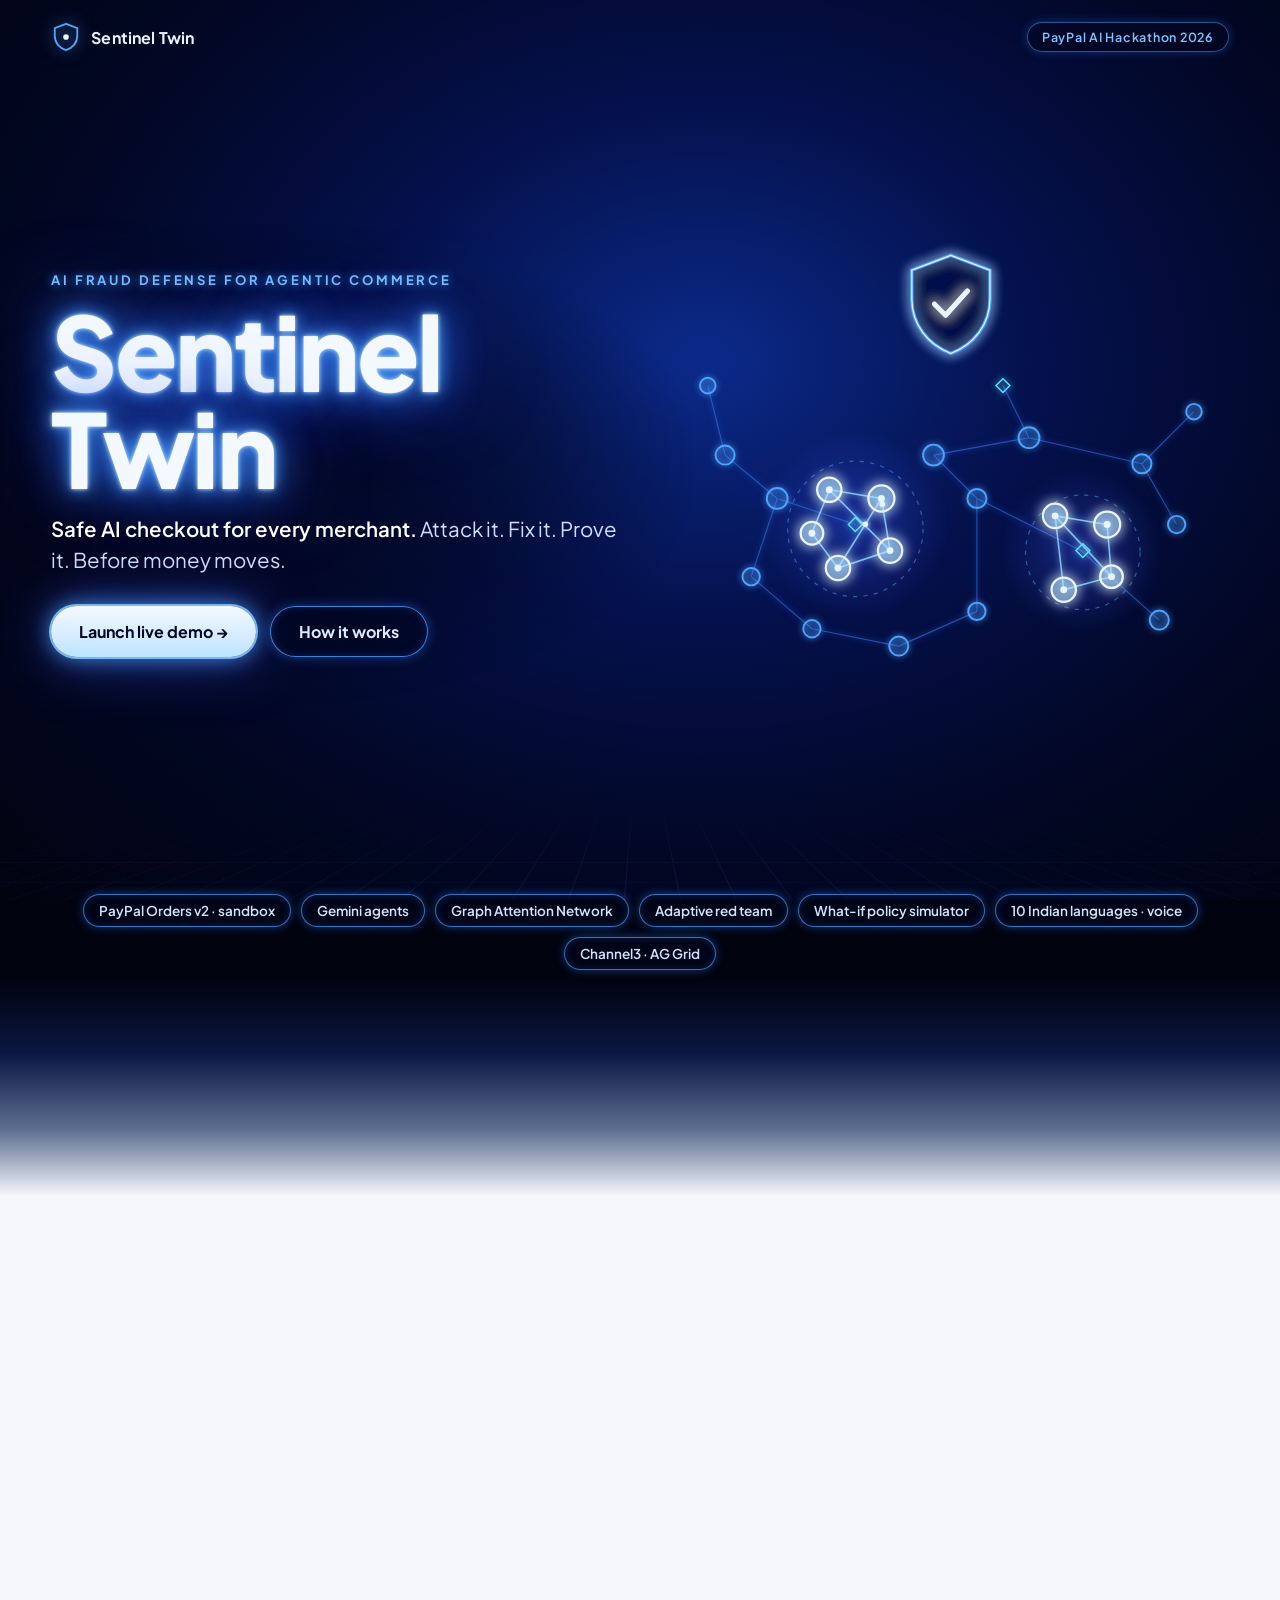
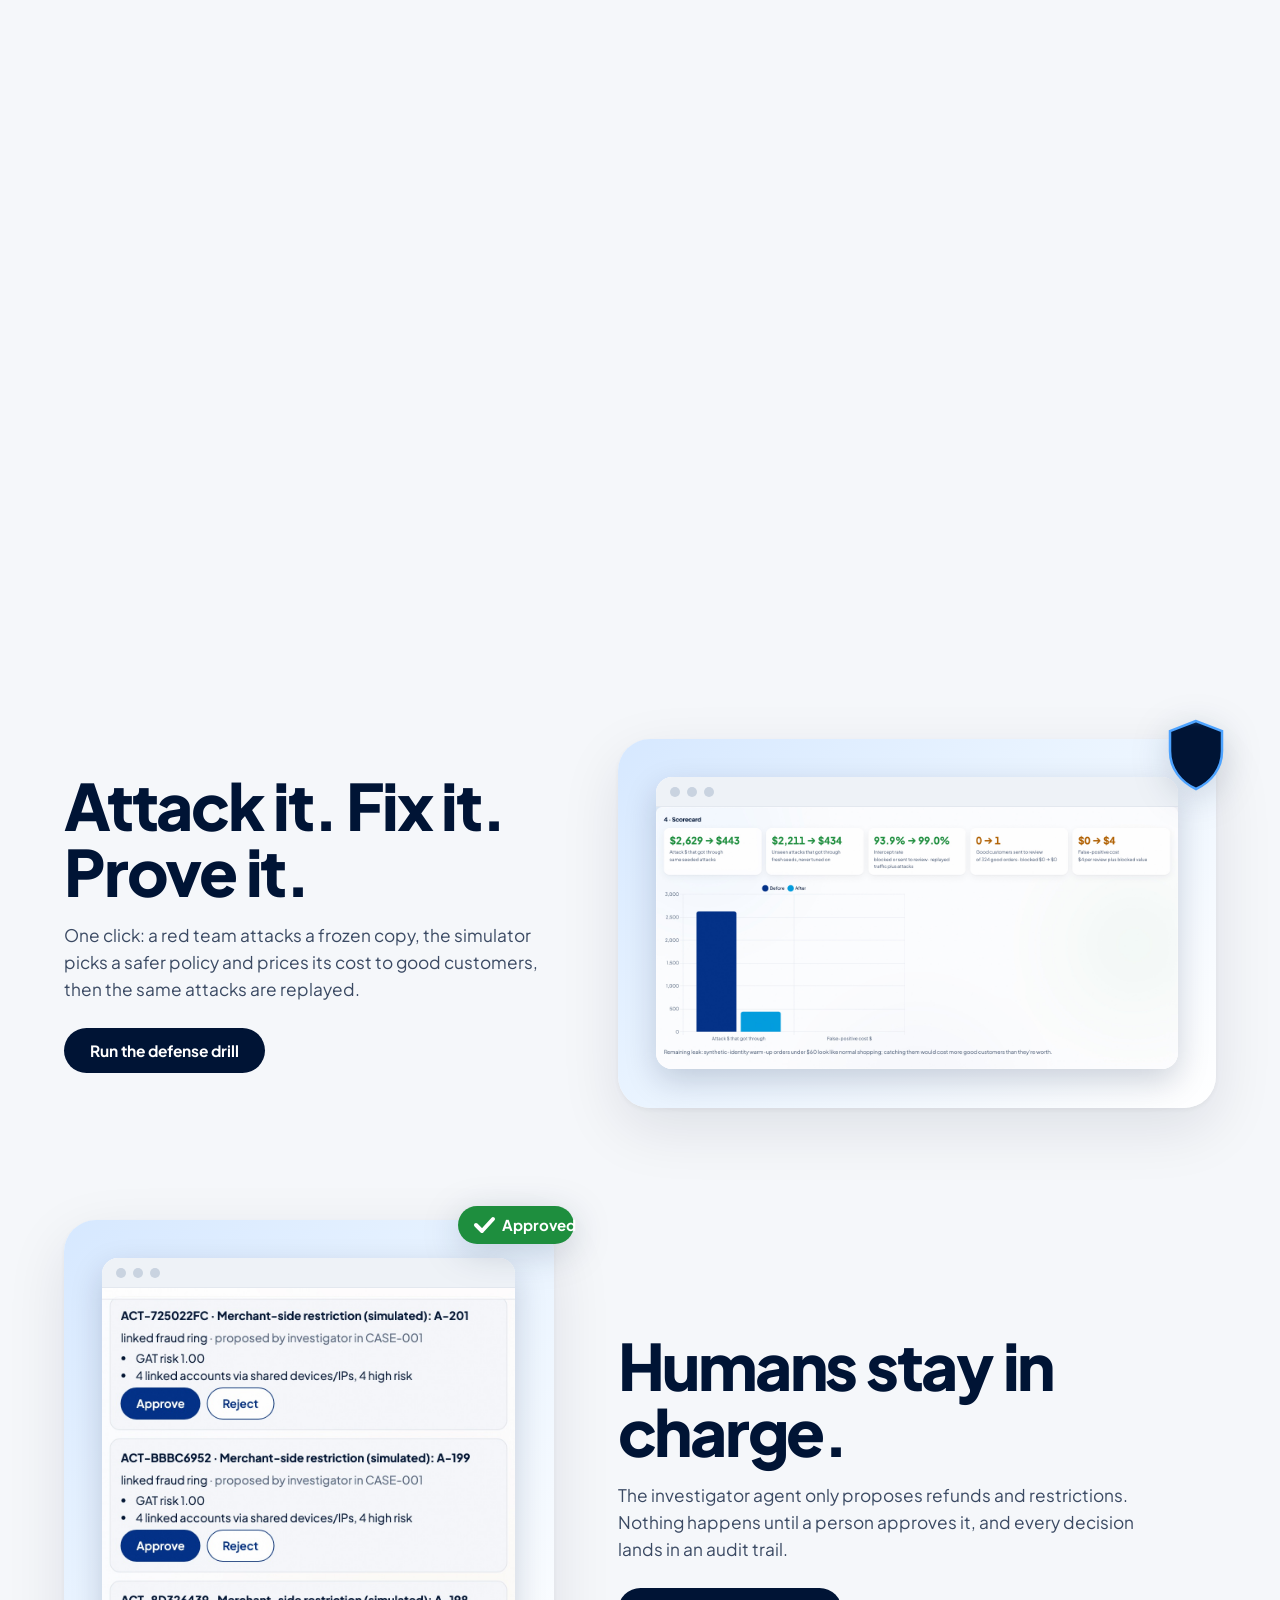
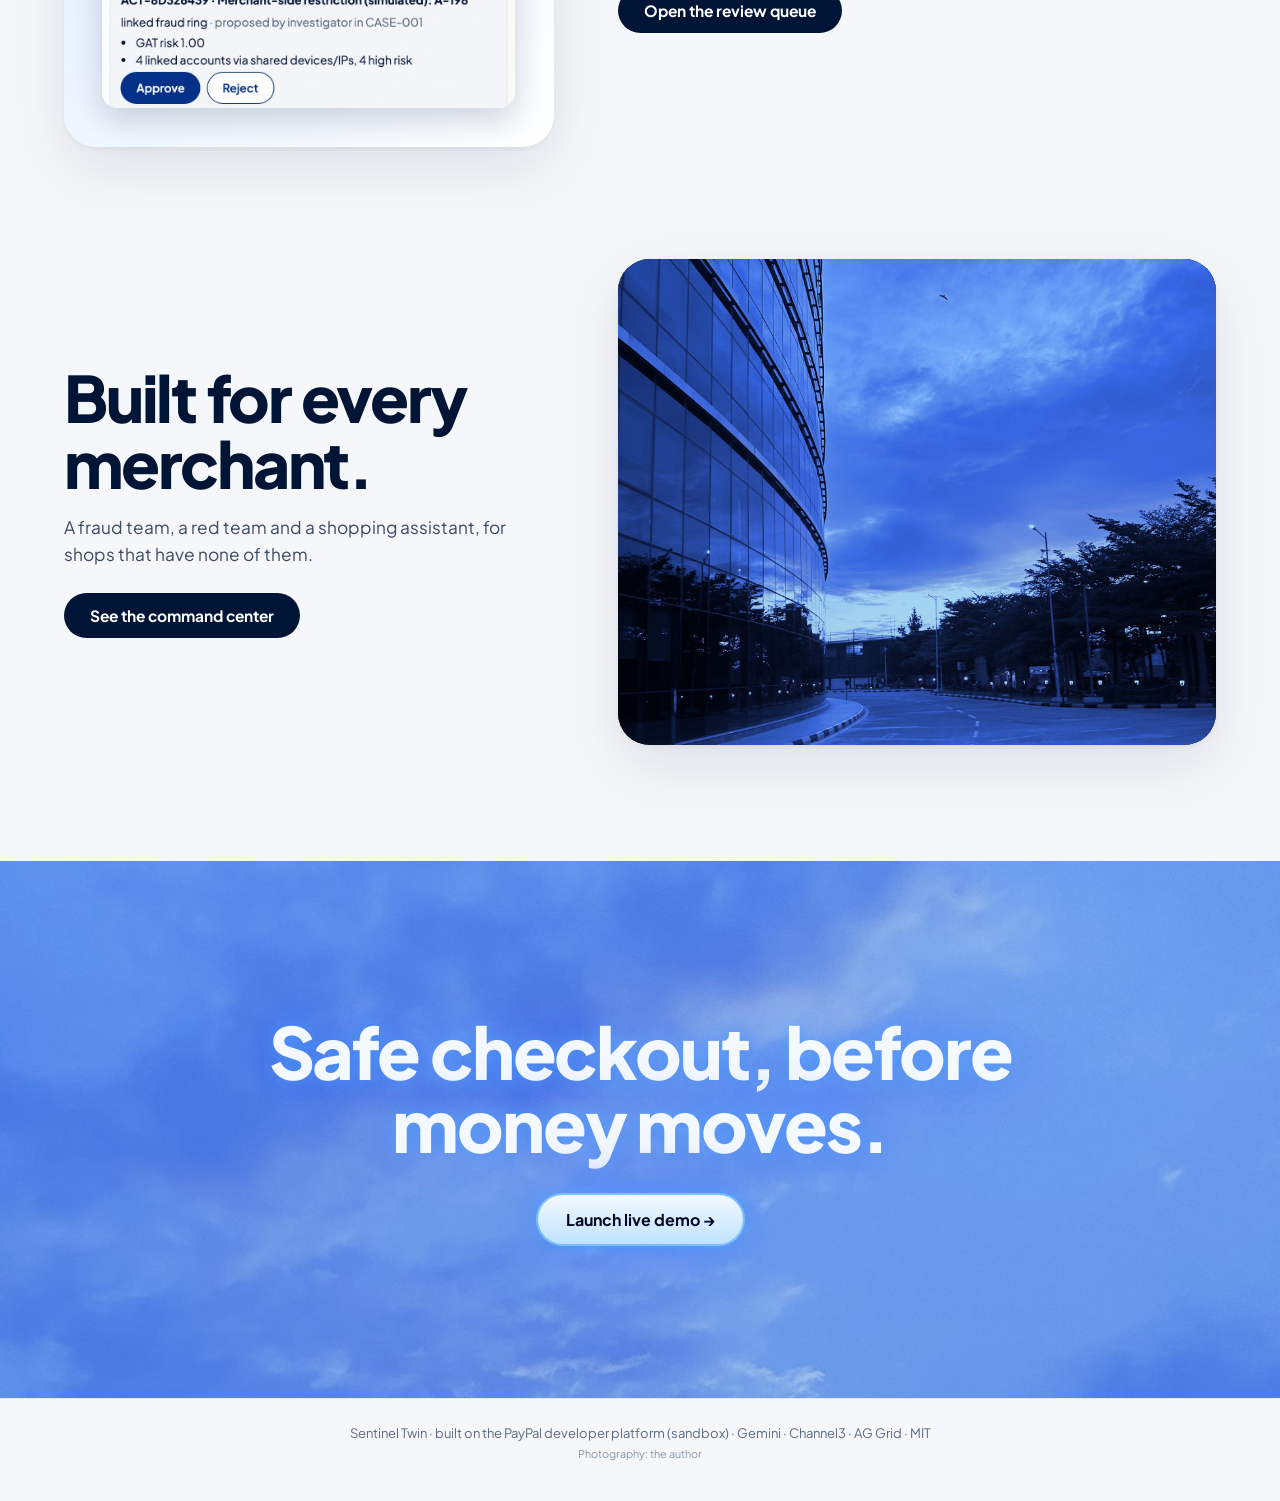
<file: static/landing.html>
<!doctype html>
<html lang="en">
<head>
<meta charset="utf-8">
<meta name="viewport" content="width=device-width, initial-scale=1">
<title>Sentinel Twin · AI fraud defense for agentic commerce</title>
<meta name="description" content="Safe AI checkout for every merchant: a digital twin, a graph neural network and AI agents that catch fraud before money moves.">
<link rel="icon" href="data:image/svg+xml,<svg xmlns='http://www.w3.org/2000/svg' viewBox='0 0 32 32'><path d='M16 2 4 6.5v8.2C4 22.3 9.1 28 16 30c6.9-2 12-7.7 12-15.3V6.5Z' fill='%23001A5C' stroke='%234DA3FF' stroke-width='1.6'/><circle cx='16' cy='17' r='3' fill='%23E8F4FF'/></svg>">
<link rel="preconnect" href="https://fonts.googleapis.com"><link rel="preconnect" href="https://fonts.gstatic.com" crossorigin>
<link rel="stylesheet" href="https://fonts.googleapis.com/css2?family=Plus+Jakarta+Sans:wght@400;500;600;700;800&display=swap">
<style>
:root{--hot:#E8F4FF;--neon:#4DA3FF;--glow:#2F7BFF;--deep:#3D5BFF;--kick:#7FC4FF;--muted:#9DB8E8}
*{box-sizing:border-box}
html{scroll-behavior:smooth}
body{margin:0;min-height:100vh;color:var(--hot);font-family:"Plus Jakarta Sans",system-ui,sans-serif;overflow-x:hidden;
  background:radial-gradient(ellipse at 55% 40%,#0B2A8A 0%,#04104A 35%,#020725 65%,#01030F 100%) fixed;background-color:#01030F}
.fog{position:fixed;inset:-10%;pointer-events:none;z-index:0}
.fog i{position:absolute;border-radius:50%;mix-blend-mode:screen;will-change:transform}
.fog i:nth-child(1){width:50vw;height:40vw;left:-10vw;top:-5vh;background:radial-gradient(circle,rgba(30,60,255,.45),transparent 70%);filter:blur(100px);animation:fa 60s ease-in-out infinite alternate}
.fog i:nth-child(2){width:45vw;height:38vw;right:-8vw;top:20vh;background:radial-gradient(circle,rgba(47,123,255,.40),transparent 70%);filter:blur(110px);animation:fb 75s ease-in-out infinite alternate}
.fog i:nth-child(3){width:70vw;height:20vw;left:10vw;bottom:5vh;background:linear-gradient(90deg,transparent,rgba(0,156,222,.30),rgba(61,91,255,.30),transparent);filter:blur(80px);animation:fa 90s ease-in-out infinite alternate-reverse}
.fog i:nth-child(4){width:35vw;height:35vw;left:35vw;top:35vh;background:radial-gradient(circle,rgba(20,40,200,.35),transparent 70%);filter:blur(100px);animation:fb 66s ease-in-out infinite alternate-reverse}
@keyframes fa{to{transform:translate(8vw,5vh) scale(1.12)}}@keyframes fb{to{transform:translate(-9vw,-4vh) scale(.9)}}
.dust{position:fixed;inset:0;opacity:.18;pointer-events:none;z-index:0;background-size:220px 220px;
  background-image:radial-gradient(1px 1px at 20px 30px,#fff 50%,transparent 51%),radial-gradient(1px 1px at 120px 80px,#cfe8ff 50%,transparent 51%),radial-gradient(1px 1px at 190px 160px,#fff 50%,transparent 51%),radial-gradient(1px 1px at 60px 190px,#cfe8ff 50%,transparent 51%),radial-gradient(1px 1px at 160px 20px,#fff 50%,transparent 51%)}
.grid{position:absolute;left:-30%;right:-30%;top:58vh;height:42vh;opacity:.10;pointer-events:none;z-index:0;
  background-image:linear-gradient(rgba(77,163,255,1) 1px,transparent 1px),linear-gradient(90deg,rgba(77,163,255,1) 1px,transparent 1px);
  background-size:56px 56px;transform:perspective(380px) rotateX(62deg);transform-origin:bottom center;
  -webkit-mask-image:linear-gradient(to top,#000 10%,transparent 95%);mask-image:linear-gradient(to top,#000 10%,transparent 95%)}
.top{position:relative;z-index:2;display:flex;justify-content:space-between;align-items:center;padding:22px clamp(16px,4vw,56px)}
.brand{display:flex;align-items:center;gap:10px;font-weight:700;letter-spacing:.01em}
.brand svg{width:30px;height:30px;filter:drop-shadow(0 0 8px rgba(77,163,255,.8))}
.event{font-size:12.5px;font-weight:600;letter-spacing:.06em;color:var(--kick);padding:6px 14px;border-radius:999px;border:1px solid rgba(77,163,255,.5);
  background:rgba(2,6,30,.45);box-shadow:0 0 10px rgba(47,123,255,.35)}
.hero{position:relative;z-index:1;min-height:calc(100vh - 80px);display:grid;grid-template-columns:minmax(0,1.05fr) minmax(0,1fr);align-items:center;gap:clamp(16px,3vw,48px);
  padding:0 clamp(16px,4vw,56px) 40px;max-width:1440px;margin:0 auto}
.kicker{font-size:13px;font-weight:700;letter-spacing:.22em;color:var(--kick);text-shadow:0 0 10px rgba(77,163,255,.9)}
h1{margin:14px 0 18px;font-size:clamp(52px,8vw,118px);line-height:.95;font-weight:800;letter-spacing:-.025em;color:#F4F9FF;
  text-shadow:0 0 4px #CFEAFF,0 0 16px var(--neon),0 0 40px var(--glow),0 0 90px var(--deep)}
.lede{margin:0 0 30px;font-size:clamp(17px,1.6vw,22px);line-height:1.5;color:#CFE0FF;max-width:600px}
.lede b{color:#fff;font-weight:600}
.cta{display:flex;flex-wrap:wrap;gap:14px}
.btn{display:inline-flex;align-items:center;gap:8px;padding:14px 28px;border-radius:999px;font:700 16px "Plus Jakarta Sans",sans-serif;text-decoration:none;cursor:pointer;transition:transform .15s,box-shadow .2s,background .2s}
.btn.primary{color:#020725;background:linear-gradient(180deg,#F4F9FF,#BFE3FF);border:0;box-shadow:0 0 0 2px rgba(127,196,255,.9),0 0 22px rgba(77,163,255,.9),0 0 60px rgba(61,91,255,.6)}
.btn.primary:hover{transform:translateY(-1px);box-shadow:0 0 0 2px #E8F4FF,0 0 30px rgba(77,163,255,1),0 0 80px rgba(61,91,255,.8)}
.btn.ghost{color:#DCEBFF;background:rgba(2,6,30,.45);border:1.5px solid rgba(77,163,255,.8);box-shadow:0 0 12px rgba(47,123,255,.45),inset 0 0 8px rgba(47,123,255,.2)}
.btn.ghost:hover{background:rgba(47,123,255,.25)}
.art{width:100%;max-width:640px;justify-self:end;overflow:visible}
.art .link{fill:none;stroke:rgba(59,123,255,.55);stroke-width:1.3}
.art .rlink{fill:none;stroke:rgba(143,211,255,.85);stroke-width:1.8}
.art .acc{fill:rgba(77,163,255,.12);stroke:#4DA3FF;stroke-width:2.2}
.art .hot{fill:rgba(159,224,255,.25);stroke:#E8F4FF;stroke-width:2.6}
.art .dev{fill:none;stroke:#5CE1FF;stroke-width:1.6}
.art .halo{fill:none;stroke:rgba(77,163,255,.5);stroke-width:1.4;stroke-dasharray:5 7}
.art .pulse{fill:#E8F4FF}
.art .shield{animation:breathe 4s ease-in-out infinite}
@keyframes breathe{50%{filter:drop-shadow(0 0 14px rgba(159,224,255,.9))}}
.chips{position:relative;z-index:1;display:flex;flex-wrap:wrap;justify-content:center;gap:10px;padding:0 16px 46px;max-width:1200px;margin:0 auto}
.chips span{padding:7px 15px;border-radius:999px;font-size:13.5px;font-weight:600;color:#CFE6FF;background:rgba(2,6,30,.55);
  border:1px solid rgba(77,163,255,.7);box-shadow:0 0 10px rgba(47,123,255,.45),inset 0 0 8px rgba(47,123,255,.2)}
.how{position:relative;z-index:1;max-width:1200px;margin:0 auto;padding:60px clamp(16px,4vw,56px) 90px}
.how h2{margin:0 0 6px;font-size:clamp(28px,3vw,40px);text-shadow:0 0 18px rgba(77,163,255,.7)}
.how p.lead{margin:0 0 28px;color:var(--muted)}
.steps{display:grid;grid-template-columns:repeat(4,minmax(0,1fr));gap:16px}
.step{padding:20px;border-radius:18px;background:rgba(4,12,50,.55);border:1px solid rgba(77,163,255,.45);box-shadow:0 0 18px rgba(47,123,255,.2),inset 0 0 14px rgba(47,123,255,.12);
  -webkit-backdrop-filter:blur(8px);backdrop-filter:blur(8px)}
.step .n{display:inline-grid;place-items:center;width:30px;height:30px;border-radius:50%;border:1.5px solid #7FC4FF;color:#E8F4FF;font-weight:700;box-shadow:0 0 10px rgba(77,163,255,.7);margin-bottom:12px}
.step b{display:block;font-size:18px;margin-bottom:6px;letter-spacing:.02em}
.step span{color:#B8CCF0;font-size:14.5px;line-height:1.5}
.foot{position:relative;z-index:1;text-align:center;color:#6F86B8;font-size:12.5px;padding:0 16px 40px}
@media (max-width:900px){.hero{grid-template-columns:1fr;min-height:auto;padding-top:20px}.art{justify-self:center;max-width:460px}.steps{grid-template-columns:1fr 1fr}.event{display:none}}
@media (max-width:520px){.steps{grid-template-columns:1fr}.btn{width:100%;justify-content:center}}
@media (prefers-reduced-motion:reduce){.fog i,.art .shield{animation:none}html{scroll-behavior:auto}}

/* ===== wispy smoke: turbulence rasterised once as SVG textures; only transform/opacity animate ===== */
.smoke{position:fixed;inset:0;z-index:0;pointer-events:none;opacity:0;animation:smokein 1.6s ease-out .1s forwards;
  -webkit-mask-image:linear-gradient(to top,#000 0%,rgba(0,0,0,.85) 40%,rgba(0,0,0,.45) 100%);mask-image:linear-gradient(to top,#000 0%,rgba(0,0,0,.85) 40%,rgba(0,0,0,.45) 100%)}
@keyframes smokein{to{opacity:1}}
.smoke .par{position:absolute;inset:0;transform:translate3d(var(--mx,0px),var(--my,0px),0);transition:transform .6s ease-out}
.smoke .par.p2{transform:translate3d(calc(var(--mx,0px) * -1.6),calc(var(--my,0px) * -1.6),0)}
.smoke .par.p3{transform:translate3d(calc(var(--mx,0px) * 2.2),calc(var(--my,0px) * 2.2),0)}
.smoke .layer{position:absolute;left:-30vw;top:-10vh;width:160vw;height:130vh;background-repeat:repeat;mix-blend-mode:screen;will-change:transform}
.smoke .l1{opacity:.38;background-size:1200px 800px;animation:drift1 60s linear infinite}
.smoke .l2{opacity:.30;background-size:1000px 700px;animation:drift2 75s linear infinite}
.smoke .l3{opacity:.26;background-size:1400px 900px;animation:rise 48s linear infinite}
@keyframes drift1{from{transform:translate3d(0,0,0)}to{transform:translate3d(-1200px,-120px,0)}}
@keyframes drift2{from{transform:translate3d(-1000px,0,0)}to{transform:translate3d(0,-90px,0)}}
@keyframes rise{from{transform:translate3d(-200px,0,0)}to{transform:translate3d(200px,-900px,0)}}
.hero > div:first-child{position:relative}
.hero > div:first-child::before{content:"";position:absolute;inset:-12% -10% -12% -14%;z-index:-1;pointer-events:none;
  background:radial-gradient(ellipse at 40% 50%,rgba(1,3,15,.62) 0%,rgba(1,3,15,.35) 45%,transparent 72%)}
h1{animation:glowon 1.4s ease-out 1.1s both}
@keyframes glowon{from{text-shadow:none;color:rgba(244,249,255,.35)}to{}}
@media (prefers-reduced-motion:reduce){.smoke{animation:none;opacity:1}.smoke .layer{animation:none}h1{animation:none}.smoke .par{transition:none}}

/* ===== editorial light section ===== */
.fade{position:relative;z-index:1;height:220px;margin-top:-40px;background:linear-gradient(180deg,rgba(1,3,15,0) 0%,rgba(30,60,160,.35) 35%,rgba(170,200,255,.55) 70%,#F5F7FA 100%)}
.ed{position:relative;z-index:1;background:#F5F7FA;color:#001435;padding:40px clamp(16px,5vw,80px) 60px}
.ed .row{max-width:1240px;margin:0 auto;display:grid;grid-template-columns:minmax(0,.9fr) minmax(0,1.1fr);gap:clamp(24px,5vw,80px);align-items:center;padding:56px 0}
.ed .row.flip .copy{order:2}
.ed h2{margin:0 0 18px;font-size:clamp(40px,5vw,66px);line-height:1.02;font-weight:800;letter-spacing:-.035em;color:#001435}
.ed p{margin:0 0 26px;font-size:clamp(16px,1.35vw,19px);line-height:1.55;color:#3B4A63;max-width:520px}
.pill{display:inline-flex;align-items:center;padding:13px 26px;border-radius:999px;background:#001435;color:#fff;text-decoration:none;font-weight:700;font-size:15.5px;transition:background .15s,transform .15s}
.pill:hover{background:#0070E0;transform:translateY(-1px)}
.media{border-radius:32px;padding:clamp(18px,3vw,40px);background:linear-gradient(140deg,#D6E8FF 0%,#EAF4FF 45%,#FFFFFF 100%);box-shadow:0 20px 60px rgba(0,20,53,.10),0 2px 6px rgba(0,20,53,.05)}
.row:nth-child(2) .media{background:linear-gradient(140deg,#0B1F66 0%,#061344 60%,#020725 100%)}
.media img{display:block;width:100%;height:auto}
.browser{border-radius:16px;overflow:hidden;background:#fff;box-shadow:0 12px 32px rgba(0,20,53,.18)}
.browser .bar{height:30px;display:flex;align-items:center;gap:7px;padding:0 14px;background:#EEF2F7;border-bottom:1px solid #E3E8EF}
.browser .bar i{width:10px;height:10px;border-radius:50%;background:#C9D3E0}
.browser.tallcrop img{max-height:420px;object-fit:cover;object-position:top}
.phone-wrap{display:grid;place-items:center}
.phone{position:relative;width:min(330px,80%);aspect-ratio:9/18.5;border-radius:44px;background:#0B1220;padding:14px;box-shadow:0 24px 50px rgba(0,20,53,.28),inset 0 0 0 2px #2A3550}
.phone .notch{position:absolute;top:14px;left:50%;transform:translateX(-50%);width:34%;height:22px;background:#0B1220;border-radius:0 0 14px 14px;z-index:2}
.phone .screen{height:100%;border-radius:32px;background:#F5F7FA;overflow:hidden;display:flex;flex-direction:column;gap:10px;padding:40px 10px 12px}
.phone .apphead{display:flex;justify-content:space-between;align-items:baseline;padding:0 6px;font-size:13px;color:#001435}.phone .apphead span{color:#5B6B82;font-size:11.5px}
.phone .bubble{align-self:flex-end;max-width:80%;background:#0070E0;color:#fff;font-size:12px;padding:7px 11px;border-radius:14px 14px 4px 14px}
.phone .screen img{width:100%;height:auto;border-radius:12px;box-shadow:0 4px 14px rgba(0,20,53,.12)}
.edfoot{background:#F5F7FA;color:#5B6B82;text-align:center;font-size:13px;padding:26px 16px 40px;border-top:1px solid #E3E8EF}
@media (max-width:900px){.ed .row{grid-template-columns:1fr;padding:36px 0}.ed .row.flip .copy{order:0}}

/* author's photos */
.smoke .l4{opacity:.26;background:url("/static/img/sky-wisps.jpg") center/cover no-repeat;left:-10vw;top:-5vh;width:120vw;height:110vh;animation:wisp 80s ease-in-out infinite alternate}
.smoke .par.p4{transform:translate3d(calc(var(--mx,0px) * 3),calc(var(--my,0px) * 3),0)}
@keyframes wisp{from{transform:translate3d(0,0,0) scale(1.05)}to{transform:translate3d(-5vw,-3vh,0) scale(1.15)}}
.media.photo{padding:0;overflow:hidden;background:#01030F}
.media.photo img{width:100%;height:clamp(320px,38vw,560px);object-fit:cover;object-position:center 40%}
.band{position:relative;overflow:hidden;color:#F4F9FF;text-align:center;padding:clamp(90px,12vw,160px) 20px;
  background:linear-gradient(180deg,rgba(1,3,15,.55) 0%,rgba(2,8,40,.72) 55%,rgba(1,3,15,.92) 100%),url("/static/img/courtyard-dusk.jpg") center 30%/cover no-repeat}
.band h2{margin:0 auto 34px;max-width:900px;font-size:clamp(40px,5.6vw,76px);line-height:1.02;font-weight:800;letter-spacing:-.03em;
  text-shadow:0 0 18px rgba(77,163,255,.7),0 0 50px rgba(61,91,255,.5)}
.edfoot small{display:inline-block;margin-top:6px;color:#8A97A8}
@media (prefers-reduced-motion:reduce){.smoke .l4{animation:none}}
.band,.edfoot{position:relative;z-index:1}
html,body{overflow-x:clip}
.grid{position:fixed;top:auto;bottom:0}

/* ===== landing: gentle motion on images ===== */
.media{position:relative;animation:floaty 9s ease-in-out infinite}
.ed .row:nth-child(2n) .media{animation-duration:11s;animation-delay:-3s}
@keyframes floaty{50%{transform:translateY(-7px)}}
.browser{position:relative;transform:perspective(1000px) rotateX(var(--rx,0deg)) rotateY(var(--ry,0deg));transition:transform .25s ease-out}
.browser::after{content:"";position:absolute;inset:0;pointer-events:none;background:linear-gradient(110deg,transparent 35%,rgba(255,255,255,.38) 50%,transparent 65%);transform:translateX(-120%);animation:sheen 6s ease-in-out infinite}
@keyframes sheen{0%,70%{transform:translateX(-120%)}100%{transform:translateX(120%)}}
.ed .row{opacity:0;transform:translateY(46px);transition:opacity .9s ease,transform .9s cubic-bezier(.2,.8,.2,1)}
.ed .row.in{opacity:1;transform:none}
.media.photo img{animation:kenburns 26s ease-in-out infinite alternate;transform-origin:60% 40%}
@keyframes kenburns{from{transform:scale(1)}to{transform:scale(1.12) translate(-1.5%,-1%)}}
.band{isolation:isolate;background:linear-gradient(180deg,rgba(1,3,15,.55) 0%,rgba(2,8,40,.72) 55%,rgba(1,3,15,.92) 100%)!important}
.band::before{content:"";position:absolute;inset:0;z-index:-1;background:url("/static/img/courtyard-dusk.jpg") center 30%/cover no-repeat;animation:kenburns 30s ease-in-out infinite alternate}
.accent{position:absolute;z-index:3;right:-22px;top:-26px;width:84px;height:84px;filter:drop-shadow(0 8px 18px rgba(0,20,53,.18))}
.a-badge{width:120px;height:50px;top:-20px;animation:tick 3.2s ease-in-out infinite;transform-origin:50% 50%}
@keyframes tick{0%,100%{transform:rotate(-4deg)}50%{transform:rotate(3deg) scale(1.04)}}
.a-check .ring{fill:none;stroke:#1E8E3E;stroke-width:3;transform-origin:42px 42px;animation:ringpulse 2.4s ease-out infinite}
@keyframes ringpulse{0%{transform:scale(.75);opacity:.9}100%{transform:scale(1.35);opacity:0}}
.a-nodes{width:100px;filter:drop-shadow(0 0 8px rgba(77,163,255,.6))}
.a-nodes .n{fill:#02041A;stroke:#4DA3FF;stroke-width:2.5}.a-nodes .n.hot{fill:#E8F4FF;stroke:#7FD0FF}
.a-nodes .n1{animation:nd1 6s ease-in-out infinite}.a-nodes .n2{animation:nd2 7s ease-in-out infinite}.a-nodes .n3{animation:nd1 5.5s ease-in-out infinite reverse}
@keyframes nd1{50%{transform:translate(3px,-4px)}}@keyframes nd2{50%{transform:translate(-4px,3px)}}
.a-nodes .l1{fill:none;stroke-dasharray:6 6;animation:dash 4s linear infinite}
@keyframes dash{to{stroke-dashoffset:-48}}
.a-scan .beam{animation:beam 2.6s ease-in-out infinite;filter:drop-shadow(0 0 4px #7FC4FF)}
@keyframes beam{0%{transform:translateY(6px)}50%{transform:translateY(70px)}100%{transform:translateY(6px)}}
@media (max-width:900px){.accent{right:-6px;top:-18px;width:64px;height:64px}.a-badge{width:100px;height:42px}.a-nodes{width:76px}}
@media (prefers-reduced-motion:reduce){.media,.browser::after,.media.photo img,.band::before,.accent,.accent *{animation:none!important}.ed .row{opacity:1;transform:none;transition:none}.browser{transition:none}}
body.below .smoke,body.below .fog{visibility:hidden}body.below .smoke *,body.below .fog *{animation-play-state:paused}
</style>
</head>
<body>
<div class="fog" aria-hidden="true"><i></i><i></i><i></i><i></i></div>
<div class="smoke" aria-hidden="true">
  <div class="par p1"><div class="layer l1"></div></div>
  <div class="par p2"><div class="layer l2"></div></div>
  <div class="par p3"><div class="layer l3"></div></div>
  <div class="par p4"><div class="layer l4"></div></div>
</div>
<div class="dust" aria-hidden="true"></div>
<div class="grid" aria-hidden="true"></div>

<header class="top">
  <div class="brand"><svg viewBox="0 0 32 32" aria-hidden="true"><path d="M16 2 4 6.5v8.2C4 22.3 9.1 28 16 30c6.9-2 12-7.7 12-15.3V6.5Z" fill="none" stroke="#4DA3FF" stroke-width="2"/><circle cx="16" cy="16" r="3" fill="#E8F4FF"/></svg>Sentinel Twin</div>
  <div class="event">PayPal AI Hackathon 2026</div>
</header>

<section class="hero">
  <div>
    <div class="kicker">AI FRAUD DEFENSE FOR AGENTIC COMMERCE</div>
    <h1>Sentinel Twin</h1>
    <p class="lede"><b>Safe AI checkout for every merchant.</b> Attack it. Fix it. Prove it. Before money moves.</p>
    <div class="cta">
      <a class="btn primary" id="launch" href="/app">Launch live demo →</a>
      <a class="btn ghost" href="#how">How it works</a>
    </div>
  </div>

  <svg class="art" viewBox="0 0 640 520" role="img" aria-label="Neon illustration: a constellation of accounts with two bright fraud rings inside dashed halos, under a glowing shield">
    <defs>
      <filter id="g1" x="-50%" y="-50%" width="200%" height="200%"><feGaussianBlur stdDeviation="3.5" result="b"/><feMerge><feMergeNode in="b"/><feMergeNode in="SourceGraphic"/></feMerge></filter>
      <filter id="g2" x="-50%" y="-50%" width="200%" height="200%"><feGaussianBlur stdDeviation="7" result="b"/><feMerge><feMergeNode in="b"/><feMergeNode in="b"/><feMergeNode in="SourceGraphic"/></feMerge></filter>
      <radialGradient id="ringglow"><stop offset="0" stop-color="#3D5BFF" stop-opacity=".35"/><stop offset="1" stop-color="#3D5BFF" stop-opacity="0"/></radialGradient>
    </defs>
    <circle cx="210" cy="330" r="110" fill="url(#ringglow)"/><circle cx="470" cy="360" r="95" fill="url(#ringglow)"/>
    <g filter="url(#g1)">
      <path class="link" d="M60 250 120 300M120 300 90 390M120 300 210 330M300 250 350 300M350 300 470 360M300 250 410 230M410 230 540 260M540 260 580 330M560 440 470 360M90 390 160 450M160 450 260 470M260 470 350 430M350 430 350 300M410 230 380 170M540 260 600 200M60 250 40 170"/>
      <path class="rlink" id="r1" d="M180 290 240 300 250 360 190 380 160 340 180 290 250 360M240 300 190 380"/>
      <path class="rlink" id="r2" d="M440 320 500 330 505 390 450 405 440 320 505 390"/>
    </g>
    <circle class="halo" cx="210" cy="335" r="78"/><circle class="halo" cx="472" cy="362" r="66" stroke="rgba(140,123,255,.55)"/>
    <g filter="url(#g1)">
      <circle class="acc" cx="60" cy="250" r="11"/><circle class="acc" cx="120" cy="300" r="12"/><circle class="acc" cx="90" cy="390" r="10"/><circle class="acc" cx="300" cy="250" r="12"/>
      <circle class="acc" cx="350" cy="300" r="11"/><circle class="acc" cx="410" cy="230" r="12"/><circle class="acc" cx="540" cy="260" r="11"/><circle class="acc" cx="580" cy="330" r="10"/>
      <circle class="acc" cx="560" cy="440" r="11"/><circle class="acc" cx="160" cy="450" r="10"/><circle class="acc" cx="260" cy="470" r="11"/><circle class="acc" cx="350" cy="430" r="10"/>
      <circle class="acc" cx="40" cy="170" r="9"/><circle class="acc" cx="600" cy="200" r="9"/>
      <path class="dev" d="M380 162l8 8-8 8-8-8zM210 322l8 8-8 8-8-8zM472 352l8 8-8 8-8-8z"/>
    </g>
    <g filter="url(#g2)">
      <circle class="hot" cx="180" cy="290" r="14"/><circle class="hot" cx="240" cy="300" r="15"/><circle class="hot" cx="250" cy="360" r="14"/><circle class="hot" cx="190" cy="380" r="14"/><circle class="hot" cx="160" cy="340" r="13"/>
      <circle class="hot" cx="440" cy="320" r="14"/><circle class="hot" cx="500" cy="330" r="15"/><circle class="hot" cx="505" cy="390" r="13"/><circle class="hot" cx="450" cy="405" r="14"/>
    </g>
    <g fill="#E8F4FF"><circle cx="180" cy="290" r="4"/><circle cx="240" cy="300" r="4"/><circle cx="250" cy="360" r="4"/><circle cx="190" cy="380" r="4"/><circle cx="160" cy="340" r="4"/>
      <circle cx="440" cy="320" r="4"/><circle cx="500" cy="330" r="4"/><circle cx="505" cy="390" r="4"/><circle cx="450" cy="405" r="4"/></g>
    <g class="pulses">
      <circle class="pulse" r="3.2" filter="url(#g1)"><animateMotion dur="5s" repeatCount="indefinite"><mpath href="#r1"/></animateMotion></circle>
      <circle class="pulse" r="3.2" filter="url(#g1)"><animateMotion dur="5.6s" begin="-2s" repeatCount="indefinite"><mpath href="#r1"/></animateMotion></circle>
      <circle class="pulse" r="3.2" filter="url(#g1)"><animateMotion dur="4.6s" begin="-1s" repeatCount="indefinite"><mpath href="#r2"/></animateMotion></circle>
    </g>
    <g class="shield" transform="translate(275 20)" filter="url(#g2)">
      <path d="M45 0 0 17v33c0 30 19 53 45 63 26-10 45-33 45-63V17Z" fill="rgba(4,16,74,.6)" stroke="#4DA3FF" stroke-width="4"/>
      <path d="M45 0 0 17v33c0 30 19 53 45 63 26-10 45-33 45-63V17Z" fill="none" stroke="#E8F4FF" stroke-width="1.4"/>
      <path d="M26 56l13 13 25-28" fill="none" stroke="#E8F4FF" stroke-width="6" stroke-linecap="round" stroke-linejoin="round"/>
    </g>
    <path d="M320 140 V230" stroke="rgba(127,196,255,.5)" stroke-width="1.5" stroke-dasharray="3 6" filter="url(#g1)"/>
  </svg>
</section>

<div class="chips">
  <span>PayPal Orders v2 · sandbox</span><span>Gemini agents</span><span>Graph Attention Network</span><span>Adaptive red team</span>
  <span>What-if policy simulator</span><span>10 Indian languages · voice</span><span>Channel3 · AG Grid</span>
</div>

<div class="fade" aria-hidden="true"></div>
<section class="ed" id="how">
  <div class="row">
    <div class="copy">
      <h2>Shop by asking.</h2>
      <p>Tell the Gemini shopping agent what you want, in English or ten Indian languages. It finds real products through Channel3, checks your spending rules in code, and you pay with PayPal (sandbox).</p>
      <a class="pill" data-tab="concierge" href="/app#concierge">Try the shopping agent</a>
    </div>
    <div class="media"><svg class="accent a-check" viewBox="0 0 84 84" aria-hidden="true"><circle class="ring" cx="42" cy="42" r="30"/><circle cx="42" cy="42" r="22" fill="#E6F4EA"/><path d="M31 43l8 8 15-17" fill="none" stroke="#1E8E3E" stroke-width="5" stroke-linecap="round" stroke-linejoin="round"/></svg><div class="browser"><div class="bar"><i></i><i></i><i></i></div><img loading="lazy" src="/static/img/checkout.jpg" alt="Agent checkout card: product, price, green mandate checks, risk decision approve, and the PayPal button"></div></div>
  </div>
  <div class="row flip">
    <div class="copy">
      <h2>See fraud as a network.</h2>
      <p>Every buyer, device and IP is a node in a live digital twin. A graph attention network spots rings of accounts sharing devices, and explains why.</p>
      <a class="pill" data-tab="command" href="/app#command">Explore the twin</a>
    </div>
    <div class="media"><svg class="accent a-nodes" viewBox="0 0 100 84" aria-hidden="true"><g stroke="#4DA3FF" stroke-width="1.6" opacity=".8"><path class="l1" d="M18 60 50 24 84 52 18 60"/></g><circle class="n n1" cx="18" cy="60" r="7"/><circle class="n n2" cx="50" cy="24" r="8"/><circle class="n n3 hot" cx="84" cy="52" r="7"/></svg><div class="browser"><div class="bar"><i></i><i></i><i></i></div><img loading="lazy" src="/static/img/graph.jpg" alt="The twin graph in blue neon, with fraud rings labelled by the GAT"></div></div>
  </div>
  <div class="row">
    <div class="copy">
      <h2>Attack it. Fix it. Prove it.</h2>
      <p>One click: a red team attacks a frozen copy, the simulator picks a safer policy and prices its cost to good customers, then the same attacks are replayed.</p>
      <a class="pill" data-tab="drill" href="/app#drill">Run the defense drill</a>
    </div>
    <div class="media"><svg class="accent a-scan" viewBox="0 0 84 84" aria-hidden="true"><path d="M42 8 16 18v20c0 18 11 31 26 38 15-7 26-20 26-38V18Z" fill="#001435" stroke="#4DA3FF" stroke-width="2.5"/><clipPath id="sc"><path d="M42 8 16 18v20c0 18 11 31 26 38 15-7 26-20 26-38V18Z"/></clipPath><g clip-path="url(#sc)"><rect class="beam" x="10" y="0" width="64" height="5" fill="#7FC4FF"/></g></svg><div class="browser"><div class="bar"><i></i><i></i><i></i></div><img loading="lazy" src="/static/img/drill.jpg" alt="Defense drill scorecard: attack dollars that got through, before and after hardening"></div></div>
  </div>
  <div class="row flip">
    <div class="copy">
      <h2>Humans stay in charge.</h2>
      <p>The investigator agent only proposes refunds and restrictions. Nothing happens until a person approves it, and every decision lands in an audit trail.</p>
      <a class="pill" data-tab="investigator" href="/app#investigator">Open the review queue</a>
    </div>
    <div class="media"><svg class="accent a-badge" viewBox="0 0 120 50" aria-hidden="true"><rect x="2" y="6" width="116" height="38" rx="19" fill="#1E8E3E"/><path d="M20 25l6 6 11-12" fill="none" stroke="#fff" stroke-width="4" stroke-linecap="round" stroke-linejoin="round"/><text x="46" y="31" font-family="Plus Jakarta Sans,sans-serif" font-size="15" font-weight="700" fill="#fff">Approved</text></svg><div class="browser tallcrop"><div class="bar"><i></i><i></i><i></i></div><img loading="lazy" src="/static/img/review.jpg" alt="Review queue with investigator proposals waiting for Approve or Reject"></div></div>
  </div>
  <div class="row">
    <div class="copy">
      <h2>Built for every merchant.</h2>
      <p>A fraud team, a red team and a shopping assistant, for shops that have none of them.</p>
      <a class="pill" data-tab="command" href="/app#command">See the command center</a>
    </div>
    <div class="media photo"><img loading="lazy" src="/static/img/glass-dusk.jpg" alt="A curved glass office building at blue dusk, with street lamps along an empty road"></div>
  </div>
</section>
<section class="band" aria-label="Launch the live demo">
  <div class="band-inner">
    <h2>Safe checkout, before money moves.</h2>
    <a class="btn primary" id="launch2" href="/app">Launch live demo →</a>
  </div>
</section>
<footer class="edfoot">Sentinel Twin · built on the PayPal developer platform (sandbox) · Gemini · Channel3 · AG Grid · MIT<br><small>Photography: the author</small></footer>

<script>
// Opened as /static/landing.html on a server that predates the /app route? Fall back to "/" (the app) if /app is missing.
(() => {
  const a = document.getElementById("launch");
  const useRoot = () => { a.href = "/"; const a2 = document.getElementById("launch2"); if (a2) a2.href = "/"; document.querySelectorAll(".pill[data-tab]").forEach((p) => (p.href = "/#" + p.dataset.tab)); };
  fetch("/app", { cache: "no-store" }).then((r) => { if (!r.ok) useRoot(); }).catch(useRoot);
  if (window.matchMedia("(prefers-reduced-motion: reduce)").matches) document.querySelectorAll(".pulses").forEach((g) => g.remove());
})();

// Smoke textures: seamless (stitched) fractal noise, coloured in the brand blues, rendered once by the browser as images.
(() => {
  const tex = (w, h, freq, oct, seed, rgb, alpha, bias) => {
    const [r, g, b] = rgb.map((v) => (v / 255).toFixed(3));
    const svg = `<svg xmlns='http://www.w3.org/2000/svg' width='${w}' height='${h}'><filter id='f' x='0' y='0' width='100%' height='100%' color-interpolation-filters='sRGB'>`
      + `<feTurbulence type='fractalNoise' baseFrequency='${freq}' numOctaves='${oct}' seed='${seed}' stitchTiles='stitch' result='n'/>`
      + `<feColorMatrix in='n' values='0 0 0 0 ${r}  0 0 0 0 ${g}  0 0 0 0 ${b}  ${alpha} 0 0 0 ${bias}'/></filter>`
      + `<rect width='100%' height='100%' filter='url(%23f)'/></svg>`;
    return `url("data:image/svg+xml,${svg.replace(/#/g, "%23").replace(/"/g, "'")}")`;
  };
  const set = (sel, v) => { const el = document.querySelector(sel); if (el) el.style.backgroundImage = v; };
  set(".smoke .l1", tex(1200, 800, "0.008 0.012", 4, 3, [30, 91, 255], 2.4, -0.9));
  set(".smoke .l2", tex(1000, 700, "0.010 0.009", 3, 11, [61, 139, 255], 2.2, -0.85));
  set(".smoke .l3", tex(1400, 900, "0.007 0.011", 4, 21, [127, 196, 255], 2.0, -0.9));
  // subtle mouse parallax: a few pixels, batched to one update per frame
  if (window.matchMedia("(prefers-reduced-motion: reduce)").matches) return;
  const root = document.querySelector(".smoke"); let mx = 0, my = 0, queued = false;
  addEventListener("mousemove", (e) => {
    mx = (e.clientX / innerWidth - 0.5) * 8; my = (e.clientY / innerHeight - 0.5) * 6;
    if (queued) return; queued = true;
    requestAnimationFrame(() => { root.style.setProperty("--mx", mx.toFixed(1) + "px"); root.style.setProperty("--my", my.toFixed(1) + "px"); queued = false; });
  }, { passive: true });
})();

// Rows slide in on scroll; browser cards tilt gently toward the pointer.
(() => {
  const hero = document.querySelector(".hero");  // pause the smoke once the hero has scrolled away (saves GPU on laptops)
  if (hero && "IntersectionObserver" in window) new IntersectionObserver((es) => document.body.classList.toggle("below", !es[0].isIntersecting), { rootMargin: "0px 0px 200px 0px" }).observe(hero);
  const reduce = window.matchMedia("(prefers-reduced-motion: reduce)").matches;
  const rows = document.querySelectorAll(".ed .row");
  if (reduce || !("IntersectionObserver" in window)) { rows.forEach((r) => r.classList.add("in")); return; }
  const io = new IntersectionObserver((es) => es.forEach((e) => { if (e.isIntersecting) { e.target.classList.add("in"); io.unobserve(e.target); } }), { threshold: 0.18 });
  rows.forEach((r) => io.observe(r));
  document.querySelectorAll(".browser").forEach((b) => {
    b.addEventListener("pointermove", (e) => {
      const r = b.getBoundingClientRect(), x = (e.clientX - r.left) / r.width - 0.5, y = (e.clientY - r.top) / r.height - 0.5;
      b.style.setProperty("--ry", (x * 7).toFixed(2) + "deg"); b.style.setProperty("--rx", (-y * 6).toFixed(2) + "deg");
    });
    b.addEventListener("pointerleave", () => { b.style.setProperty("--ry", "0deg"); b.style.setProperty("--rx", "0deg"); });
  });
})();
</script>
</body>
</html>
</file>
